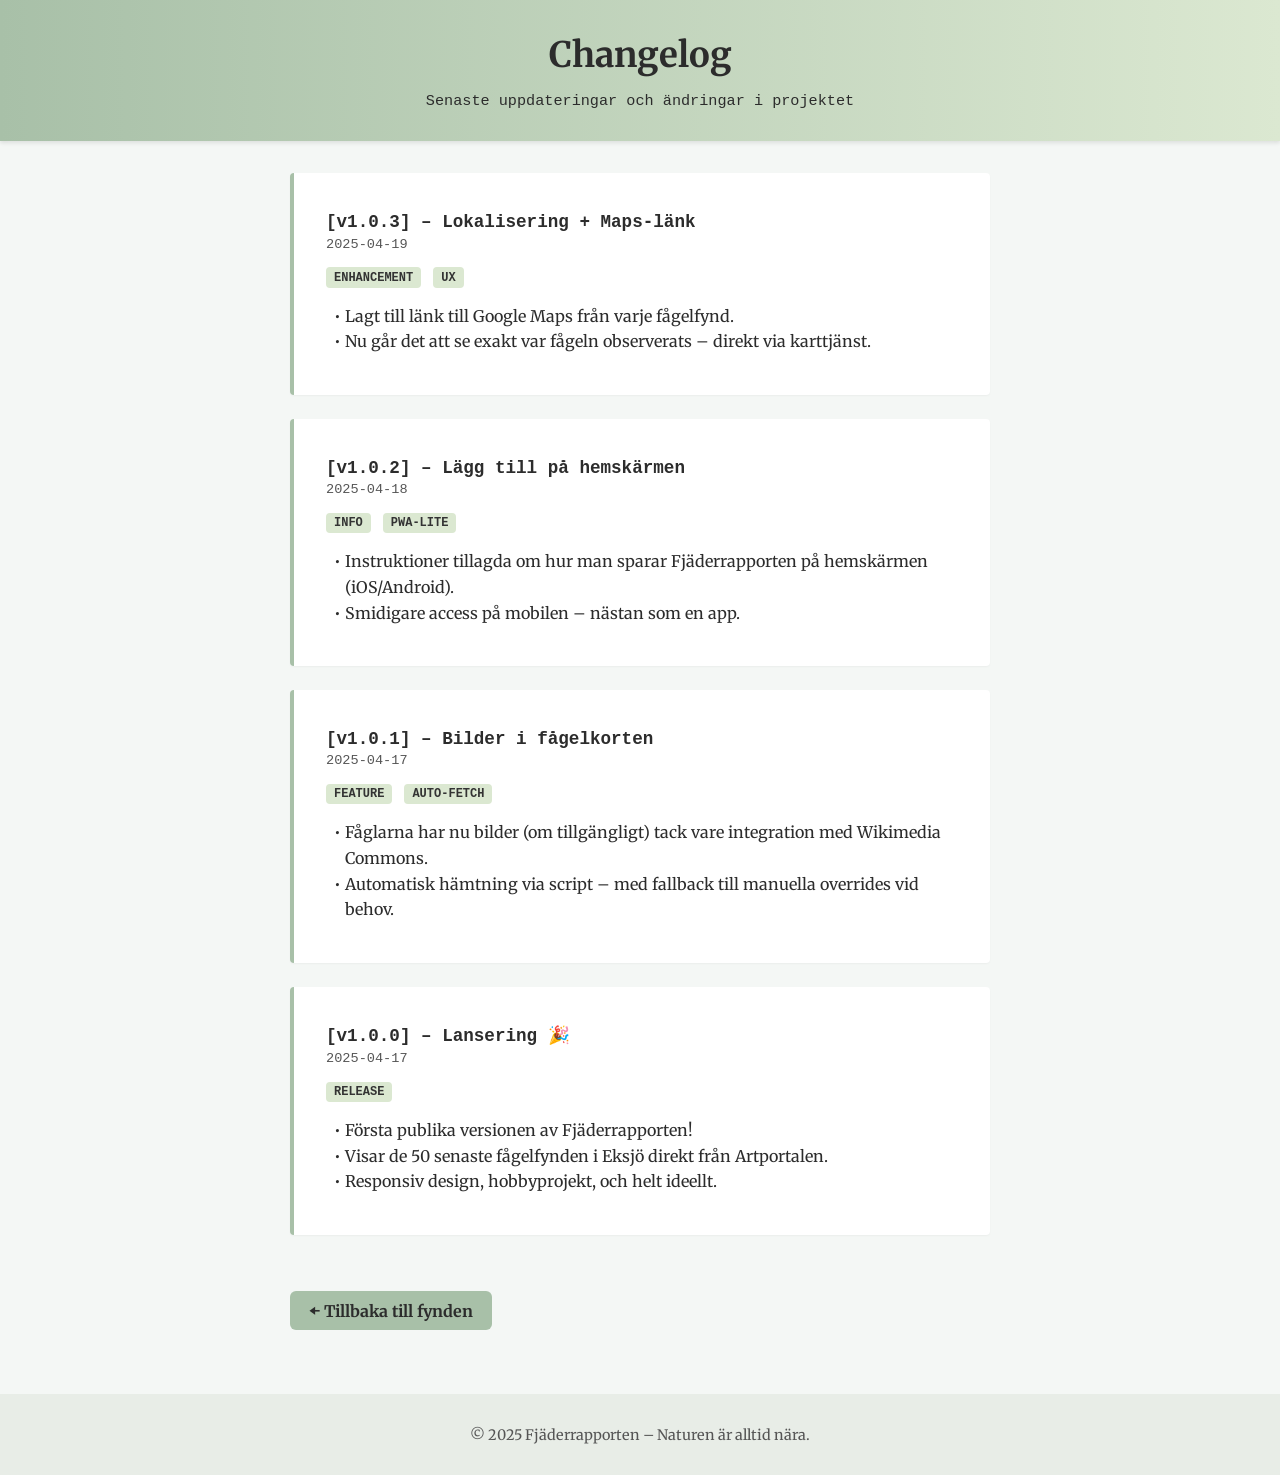
<file: changelog.html>
<!DOCTYPE html>
<html lang="sv">
<head>
  <meta charset="UTF-8" />
  <meta name="viewport" content="width=device-width, initial-scale=1.0" />
  <title>Changelog – Fjäderrapporten</title>
  <link href="https://fonts.googleapis.com/css2?family=Merriweather:wght@400;700&display=swap" rel="stylesheet">
  <style>
    body {
      margin: 0;
      font-family: 'Merriweather', serif;
      background-color: #f4f7f5;
      color: #2c2c2c;
    }
    header {
      background: linear-gradient(to right, #a8c0a8, #dbe8d1);
      padding: 2rem 1rem 1rem;
      text-align: center;
      box-shadow: 0 2px 4px rgba(0,0,0,0.1);
    }
    header h1 {
      font-size: 2.2rem;
      margin: 0;
    }
    main {
      max-width: 700px;
      margin: 2rem auto;
      padding: 0 1.5rem;
    }
    .log-entry {
      background-color: #ffffff;
      padding: 1.5rem 2rem;
      margin-bottom: 1.5rem;
      border-left: 4px solid #a8c0a8;
      border-radius: 4px;
      box-shadow: 0 1px 2px rgba(0,0,0,0.04);
    }
    .log-entry h2 {
      font-size: 1.1rem;
      margin-bottom: 0.3rem;
      font-family: monospace;
    }
    .log-entry .date {
      font-size: 0.85rem;
      color: #555;
      margin-bottom: 0.8rem;
      font-family: monospace;
    }
    .log-entry ul {
      padding-left: 1.2rem;
    }
    .log-entry li {
      font-size: 1rem;
      line-height: 1.6;
      list-style-type: "• ";
    }
    .tag {
      display: inline-block;
      font-size: 0.75rem;
      padding: 0.2rem 0.5rem;
      background-color: #dbe8d1;
      border-radius: 4px;
      margin-right: 0.5rem;
      text-transform: uppercase;
      font-weight: bold;
      color: #333;
      font-family: monospace;
    }
    .back-button {
      display: inline-block;
      margin-top: 2rem;
      padding: 0.6rem 1.2rem;
      background-color: #a8c0a8;
      color: #2c2c2c;
      border-radius: 6px;
      text-decoration: none;
      font-weight: bold;
    }
    .back-button:hover {
      background-color: #91ae91;
    }
    footer {
      text-align: center;
      padding: 2rem 1rem;
      background-color: #e8ede7;
      color: #555;
      font-size: 0.9rem;
      margin-top: 4rem;
    }
  </style>
</head>
<body>
  <header>
    <h1>Changelog</h1>
    <p style="font-family: monospace; font-size: 0.95rem;">Senaste uppdateringar och ändringar i projektet</p>
  </header>
  <main>

    <div class="log-entry">
      <h2>[v1.0.3] – Lokalisering + Maps-länk</h2>
      <div class="date">2025-04-19</div>
      <span class="tag">enhancement</span>
      <span class="tag">UX</span>
      <ul>
        <li>Lagt till länk till Google Maps från varje fågelfynd.</li>
        <li>Nu går det att se exakt var fågeln observerats – direkt via karttjänst.</li>
      </ul>
    </div>

    <div class="log-entry">
      <h2>[v1.0.2] – Lägg till på hemskärmen</h2>
      <div class="date">2025-04-18</div>
      <span class="tag">info</span>
      <span class="tag">pwa-lite</span>
      <ul>
        <li>Instruktioner tillagda om hur man sparar Fjäderrapporten på hemskärmen (iOS/Android).</li>
        <li>Smidigare access på mobilen – nästan som en app.</li>
      </ul>
    </div>

    <div class="log-entry">
      <h2>[v1.0.1] – Bilder i fågelkorten</h2>
      <div class="date">2025-04-17</div>
      <span class="tag">feature</span>
      <span class="tag">auto-fetch</span>
      <ul>
        <li>Fåglarna har nu bilder (om tillgängligt) tack vare integration med Wikimedia Commons.</li>
        <li>Automatisk hämtning via script – med fallback till manuella overrides vid behov.</li>
      </ul>
    </div>

    <div class="log-entry">
      <h2>[v1.0.0] – Lansering 🎉</h2>
      <div class="date">2025-04-17</div>
      <span class="tag">release</span>
      <ul>
        <li>Första publika versionen av Fjäderrapporten!</li>
        <li>Visar de 50 senaste fågelfynden i Eksjö direkt från Artportalen.</li>
        <li>Responsiv design, hobbyprojekt, och helt ideellt.</li>
      </ul>
    </div>

    <a href="index.html" class="back-button">⬅️ Tillbaka till fynden</a>
  </main>
  <footer>
    &copy; 2025 Fjäderrapporten – Naturen är alltid nära.
  </footer>
</body>
</html>
</file>
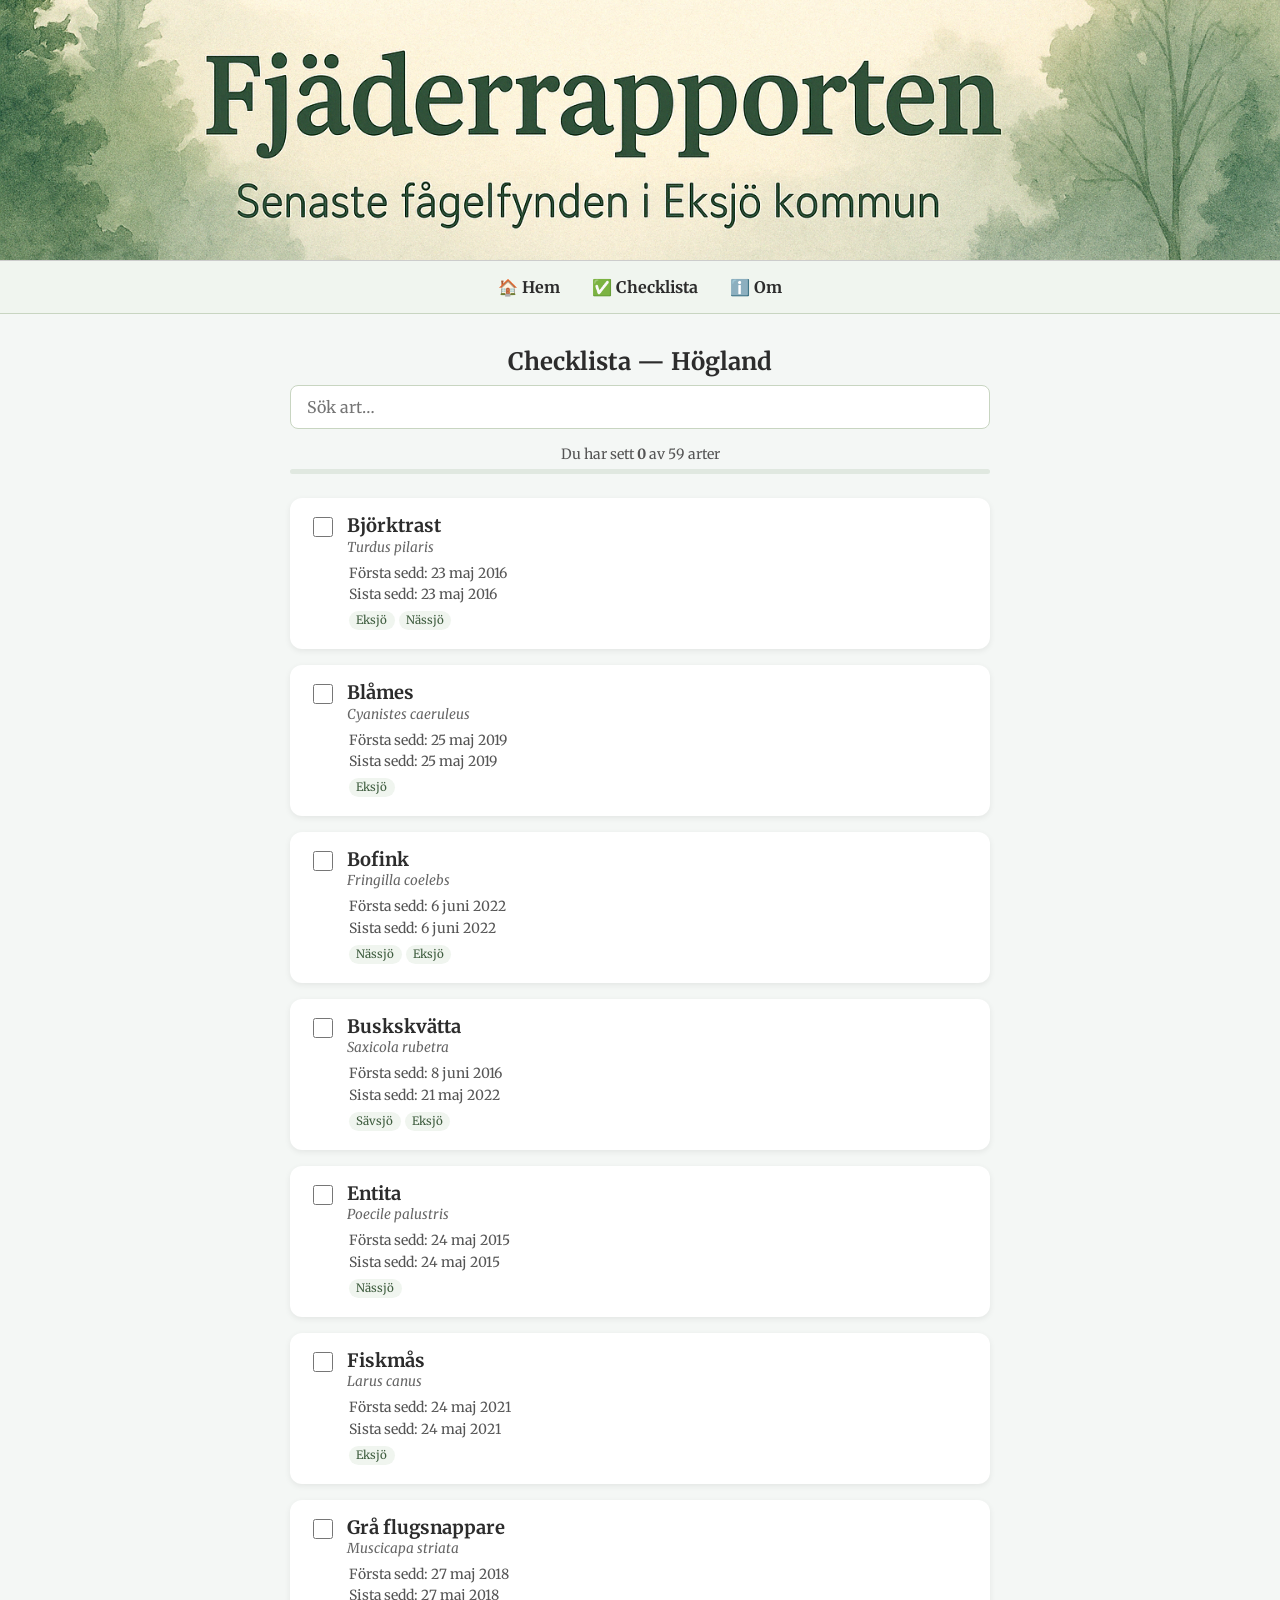
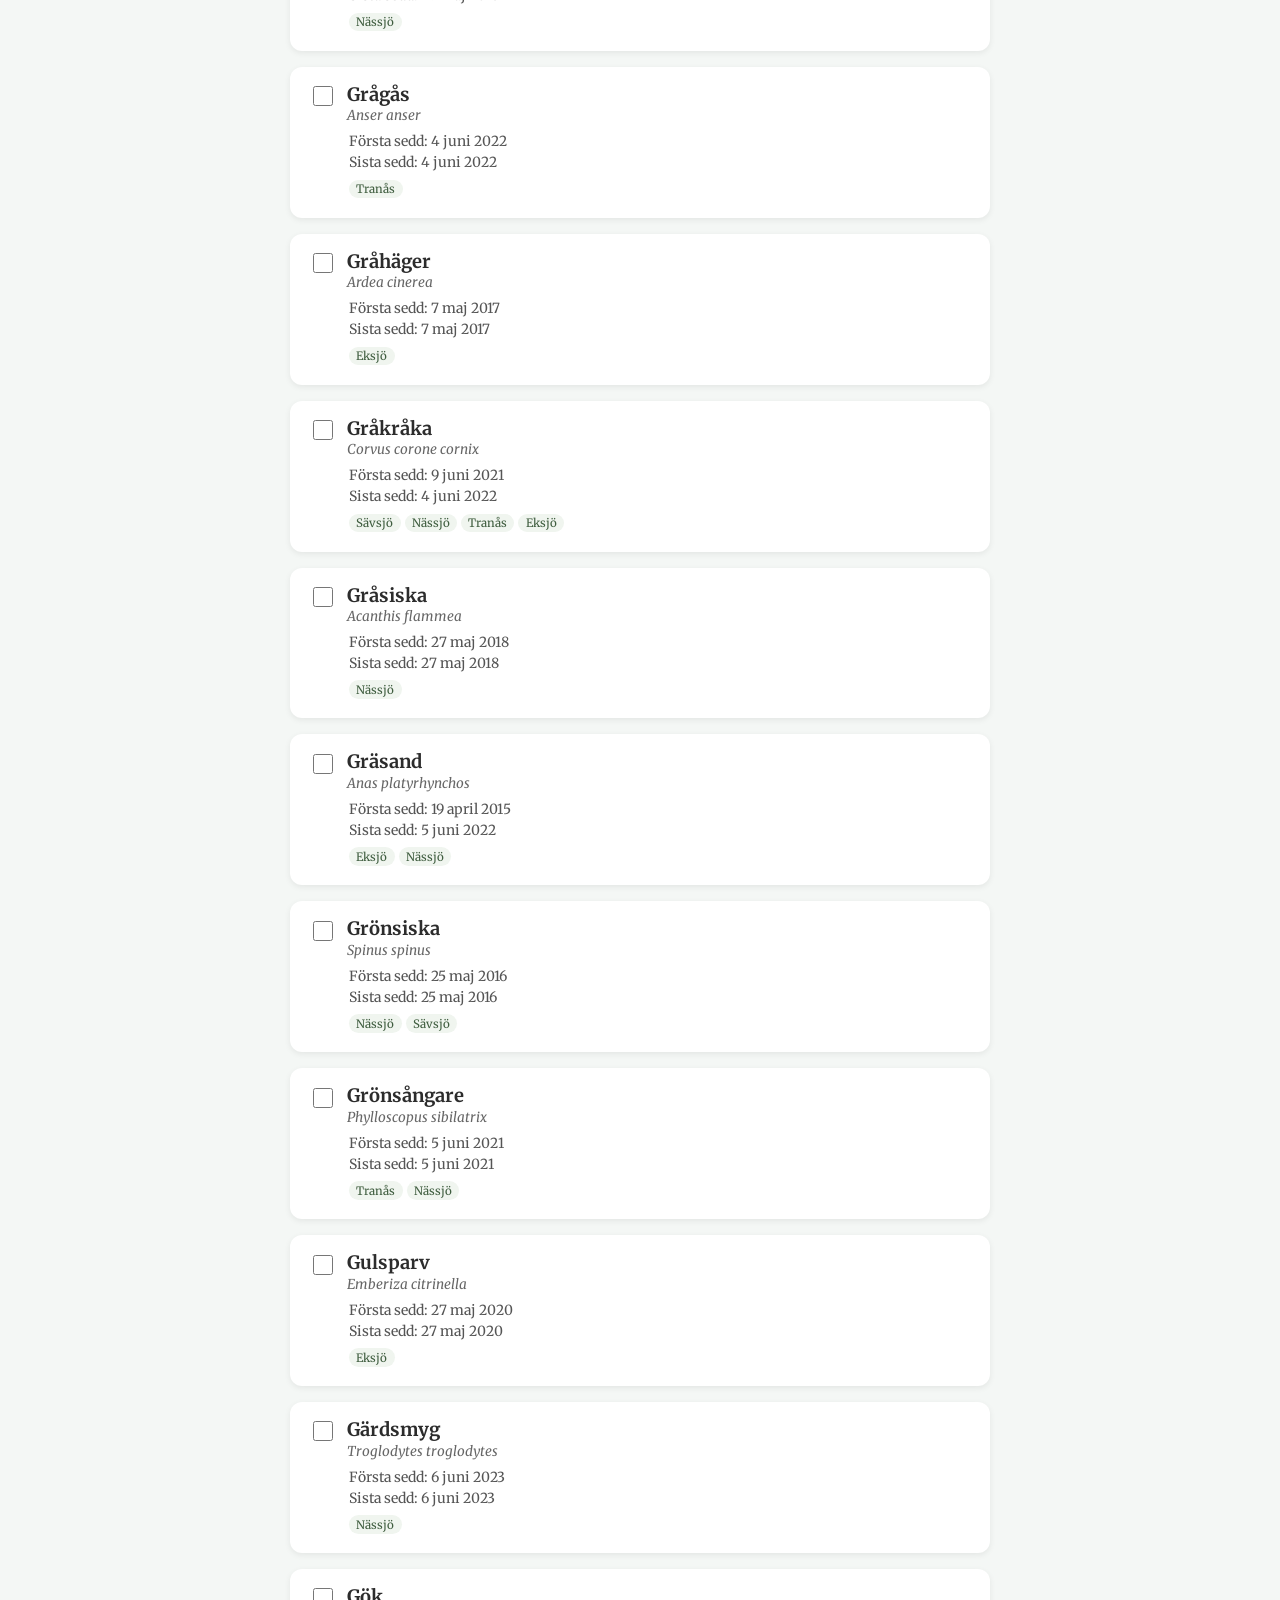
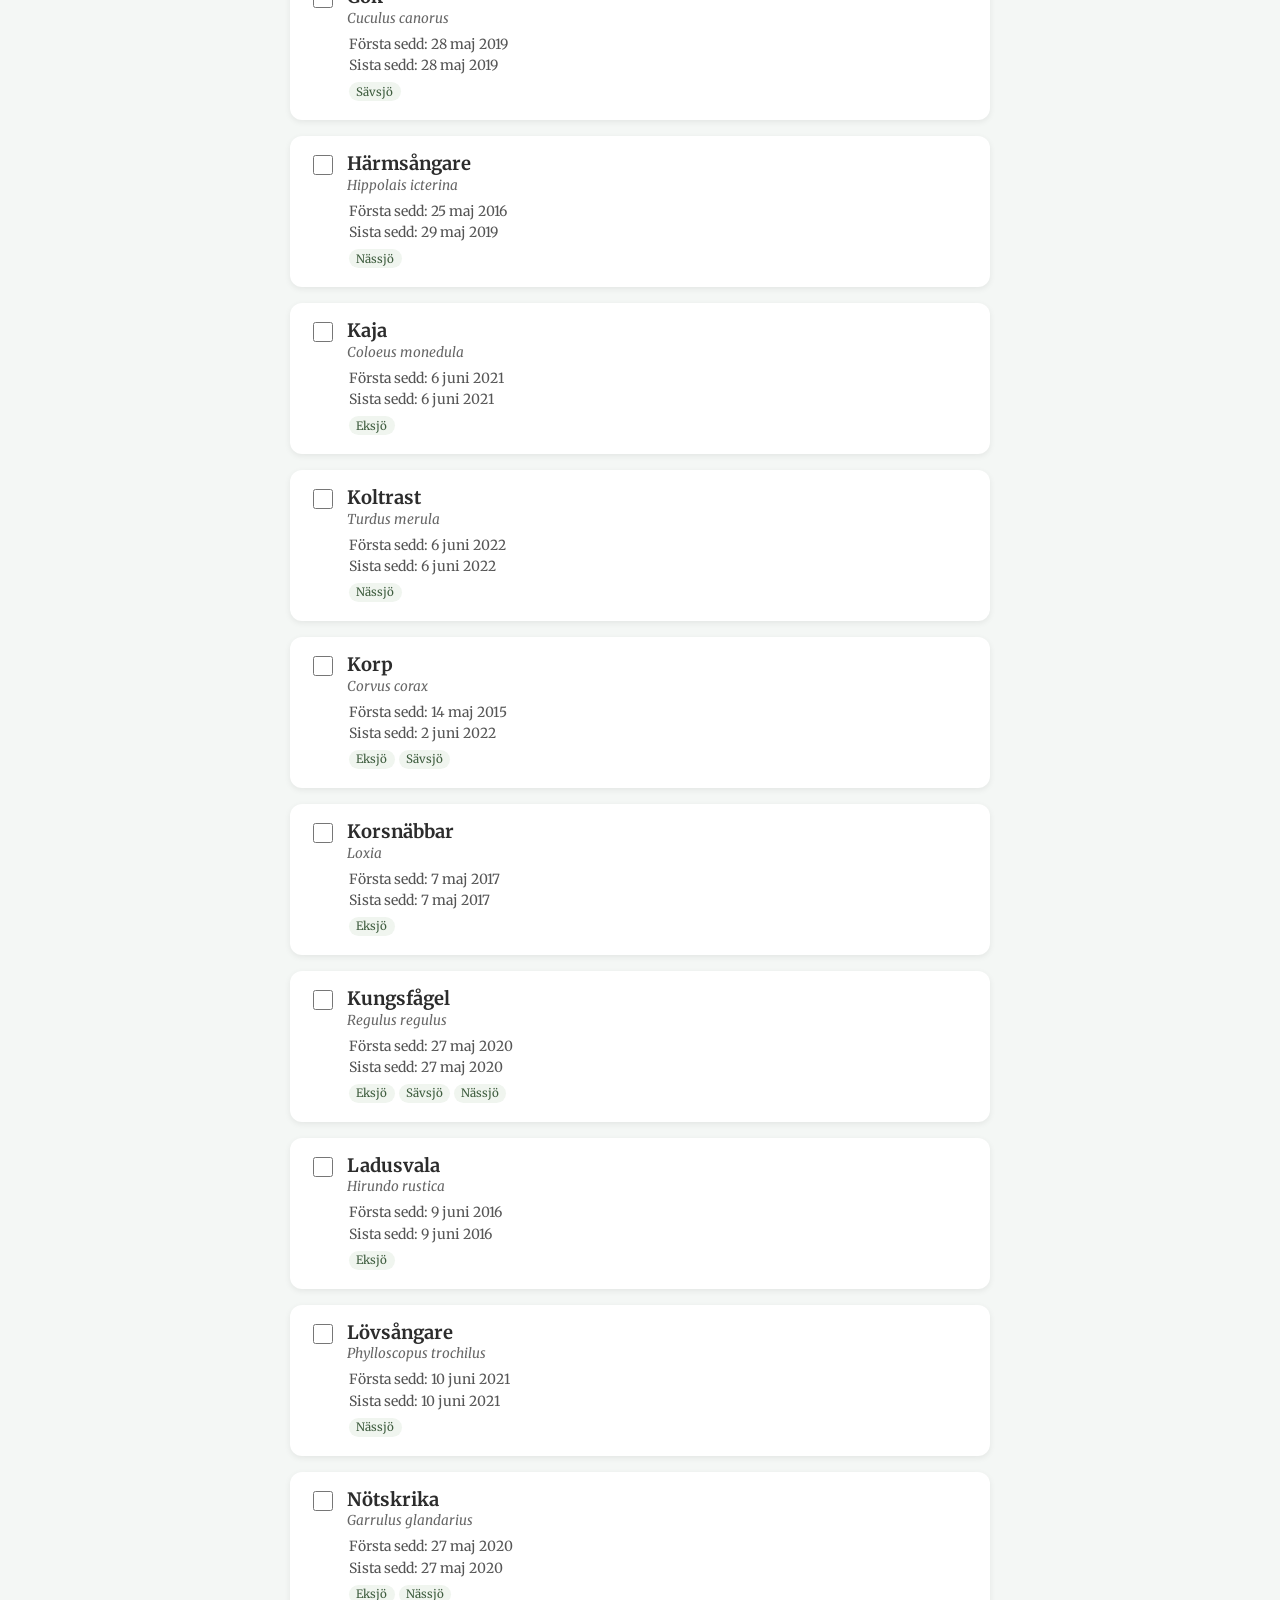
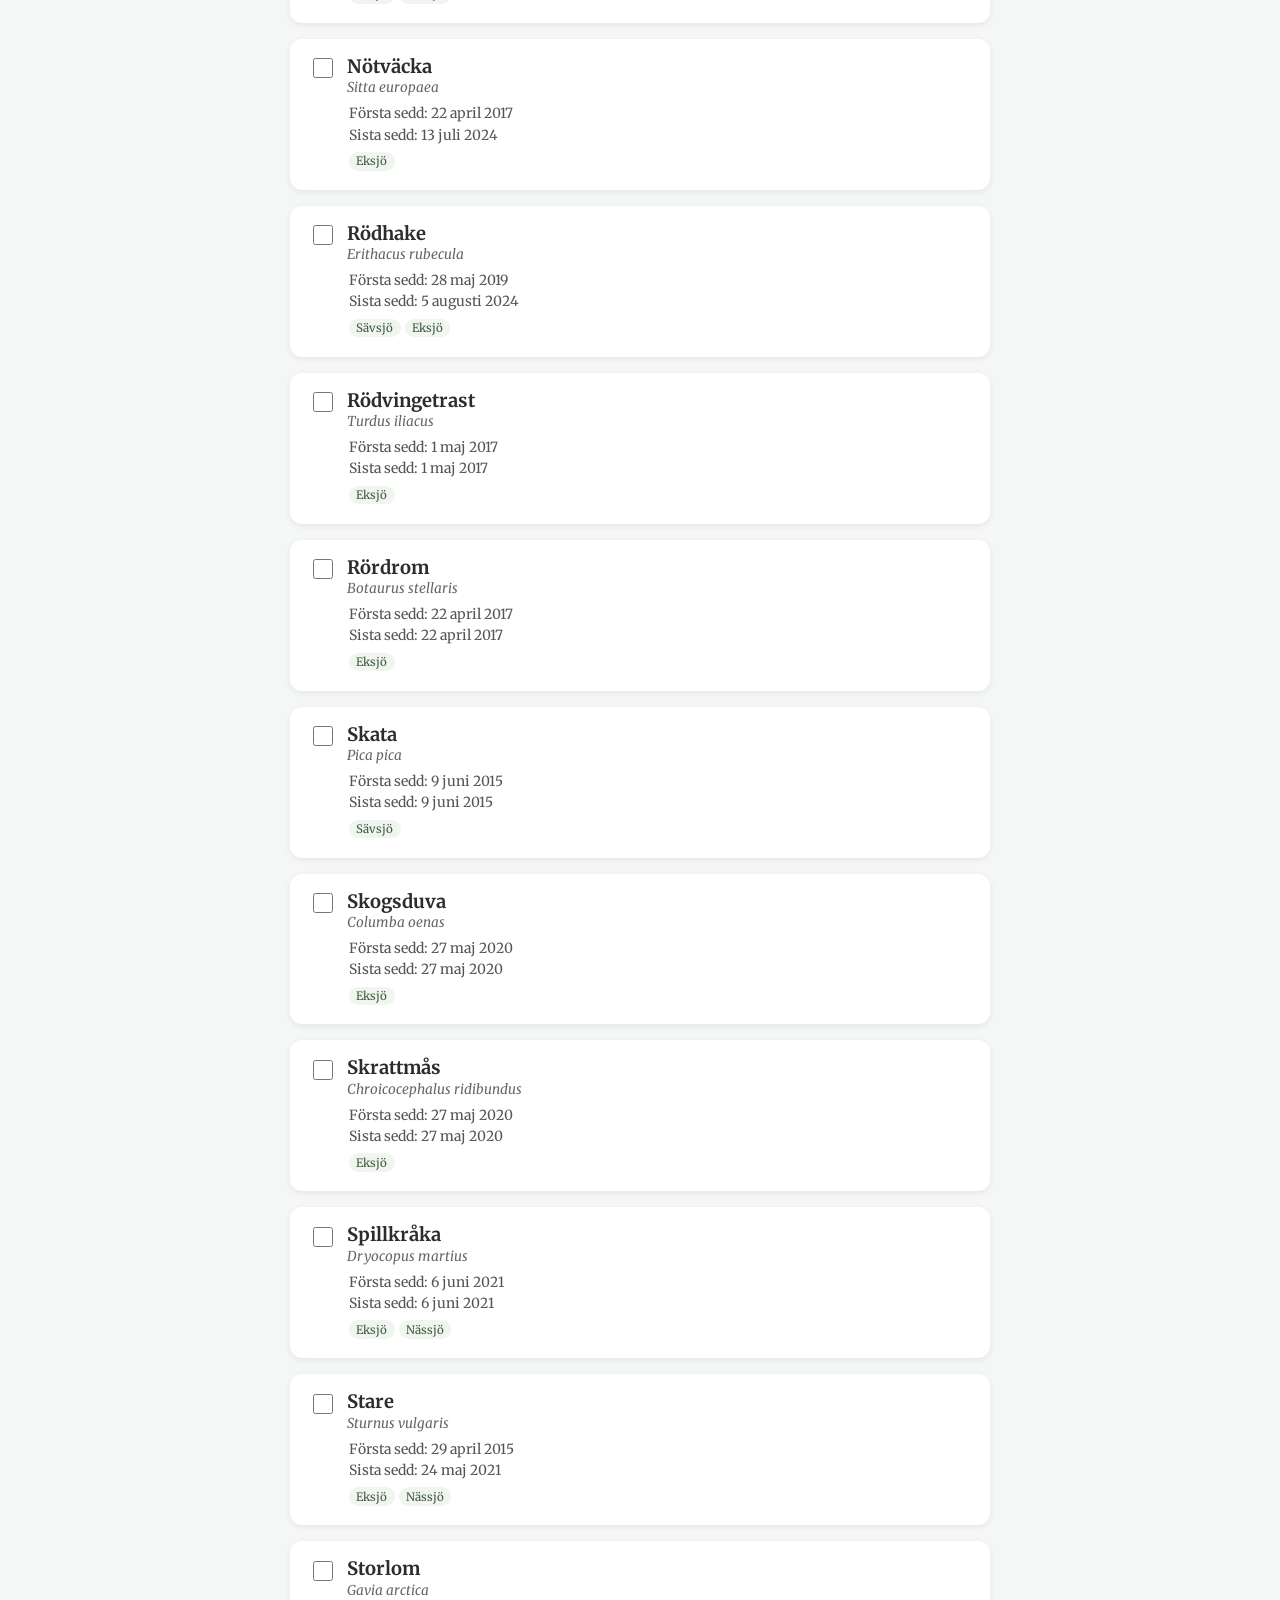
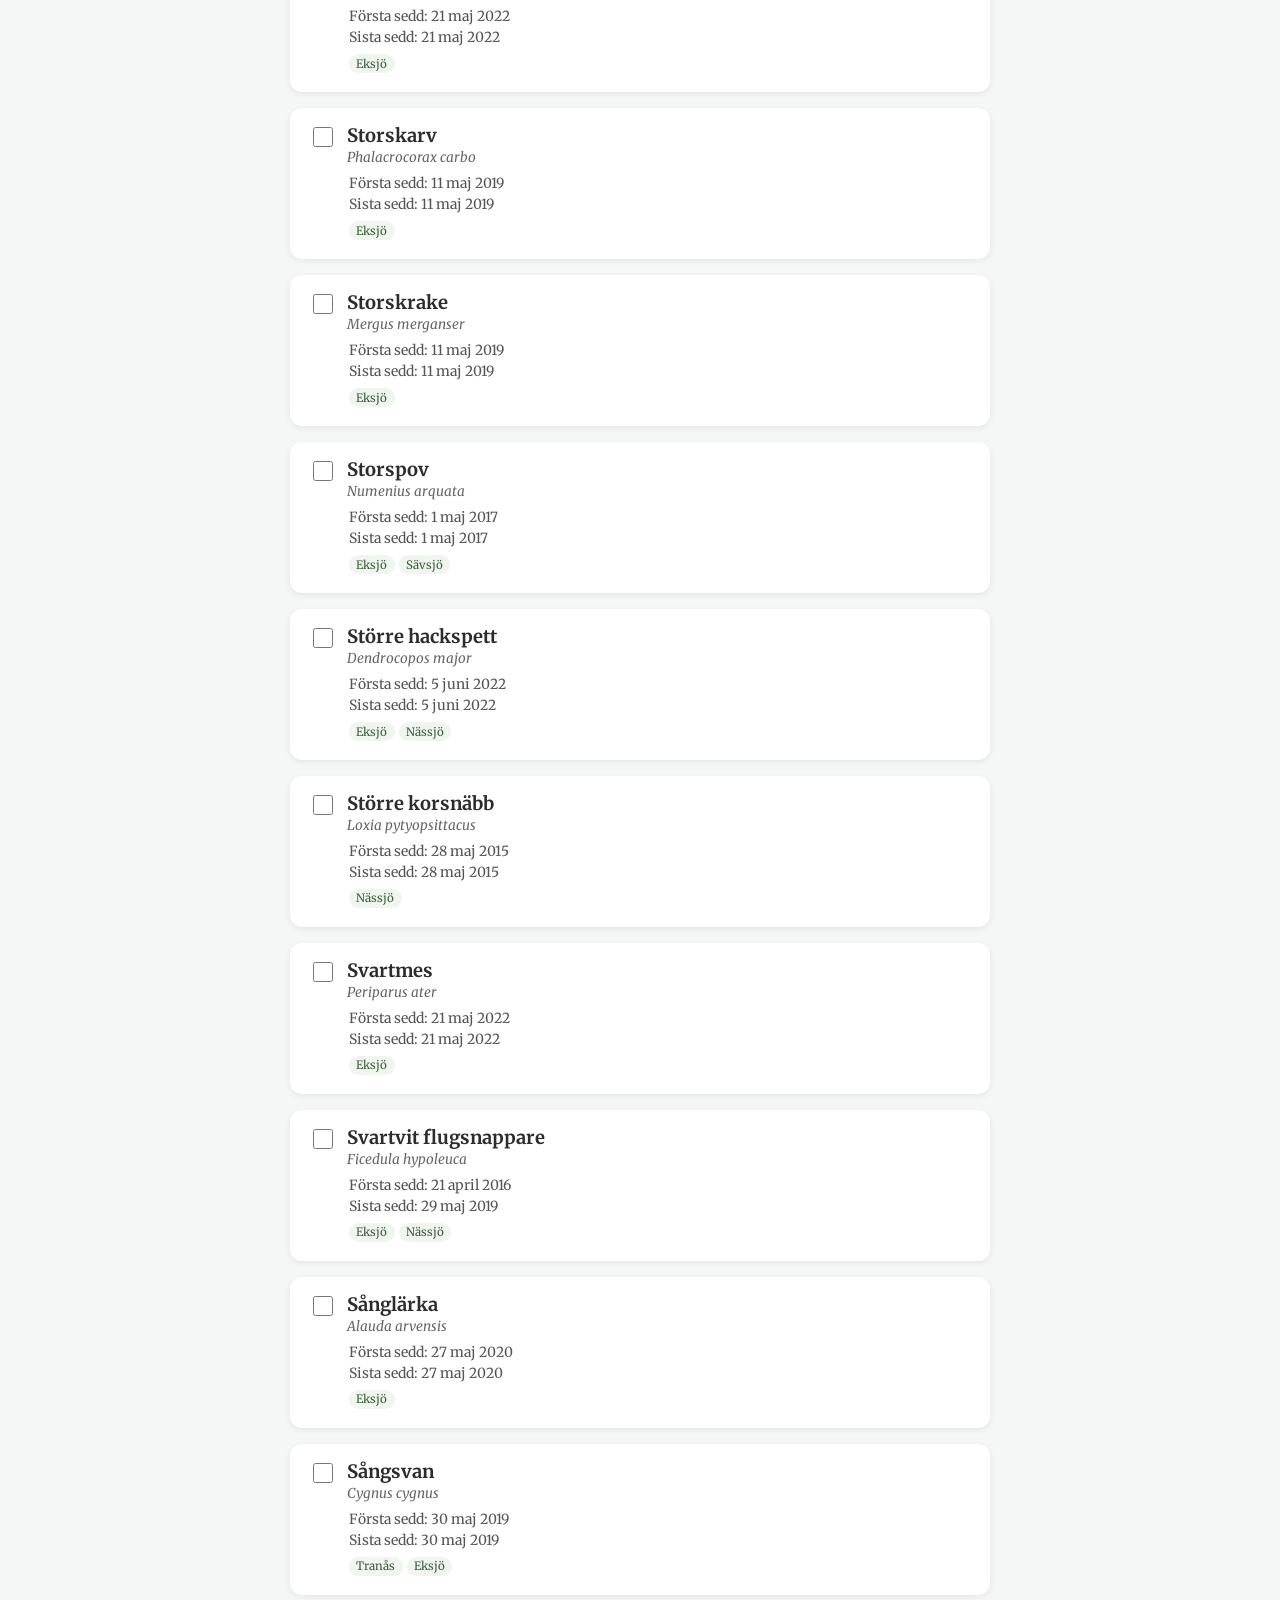
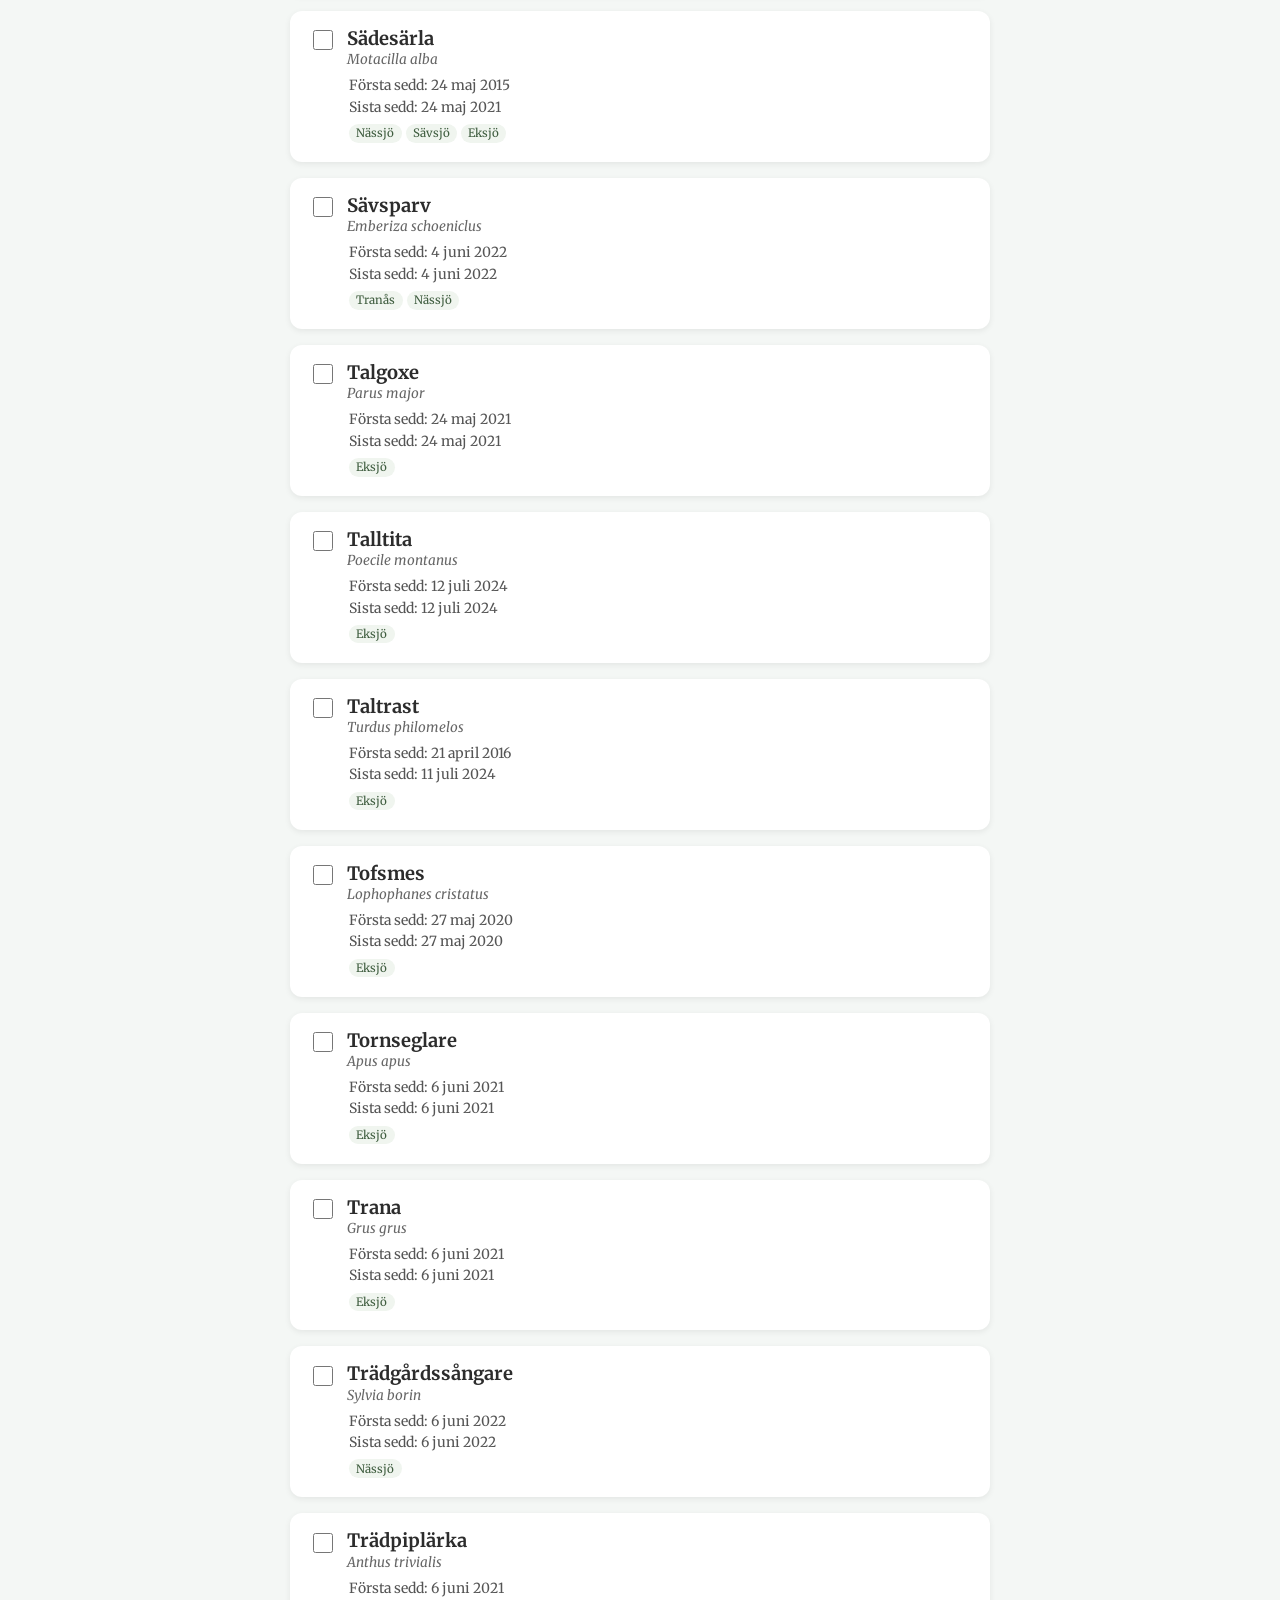
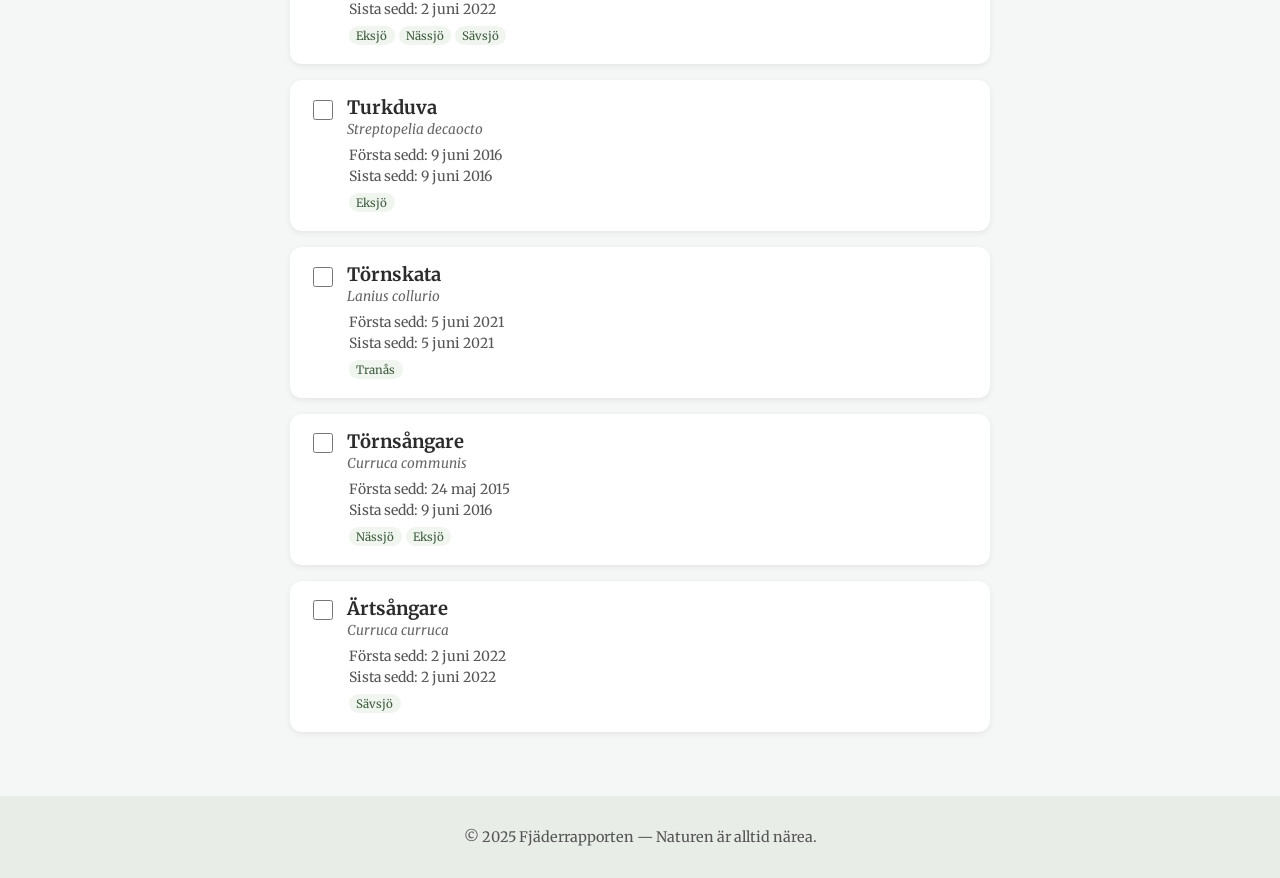
<file: checklistan.html>
<!DOCTYPE html>
<html lang="sv">
<head>
  <meta charset="UTF-8" />
  <meta name="viewport" content="width=device-width, initial-scale=1.0" />
  <title>Checklista — Fjäderrapporten</title>
  <link href="https://fonts.googleapis.com/css2?family=Merriweather:wght@400;700&display=swap" rel="stylesheet">
  <style>
    body {
      margin: 0;
      font-family: 'Merriweather', serif;
      background-color: #f4f7f5;
      color: #2c2c2c;
    }

    header {
      position: relative;
      width: 100%;
      height: 260px;
      overflow: hidden;
      border-bottom: 1px solid #ccc;
    }

    .header-image {
      width: 100%;
      height: 100%;
      object-fit: cover;
      display: block;
    }

    nav {
      background-color: #f0f5ef;
      display: flex;
      justify-content: center;
      flex-wrap: wrap;
      gap: 2rem;
      padding: 1rem;
      border-bottom: 1px solid #c8d5c1;
    }
    nav a {
      text-decoration: none;
      color: #2c2c2c;
      font-weight: bold;
      font-size: 1rem;
    }
    nav a:hover { color: #3f5d3f; }

    main {
      max-width: 700px;
      margin: 2rem auto;
      padding: 0 1rem;
    }

    /* Sökbar */
    .sok-bar {
      width: 100%;
      padding: 0.7rem 1rem;
      font-size: 1rem;
      font-family: 'Merriweather', serif;
      border: 1px solid #c8d5c1;
      border-radius: 8px;
      background: #fff;
      box-sizing: border-box;
      margin-bottom: 1rem;
    }
    .sok-bar:focus {
      outline: none;
      border-color: #a8c0a8;
      box-shadow: 0 0 4px rgba(168,192,168,0.3);
    }

    /* Progress */
    .progress-info {
      text-align: center;
      font-size: 0.88rem;
      color: #555;
      margin-bottom: 0.35rem;
    }
    .progress-bar {
      width: 100%;
      height: 5px;
      background-color: #e0e8e0;
      border-radius: 3px;
      margin-bottom: 1.5rem;
      overflow: hidden;
    }
    .progress-fill {
      height: 100%;
      width: 0%;
      background-color: #7ea77e;
      border-radius: 3px;
      transition: width 0.3s ease;
    }

    /* Bird cards */
    .bird-card {
      background: #ffffff;
      border-radius: 12px;
      box-shadow: 0 2px 6px rgba(0,0,0,0.07);
      margin-bottom: 1rem;
      padding: 1rem 1.2rem;
      transition: background-color 0.2s;
    }
    .bird-card.checked {
      background-color: #eef5ee;
    }

    .card-top {
      display: flex;
      align-items: flex-start;
      gap: 0.7rem;
    }

    .art-checkbox {
      margin-top: 0.2rem;
      width: 20px;
      height: 20px;
      accent-color: #7ea77e;
      cursor: pointer;
      flex-shrink: 0;
    }

    .card-names {
      flex: 1;
    }
    .sv-namn {
      font-size: 1.15rem;
      font-weight: bold;
      display: block;
    }
    .lat-namn {
      font-size: 0.85rem;
      font-style: italic;
      color: #666;
      display: block;
      margin-top: 0.1rem;
    }

    .bird-details {
      margin-top: 0.5rem;
      padding-left: 2.5rem;
    }
    .bird-details p {
      margin: 0.2rem 0;
      font-size: 0.87rem;
      color: #555;
    }

    .kommuner-tags {
      margin-top: 0.35rem;
    }
    .kommuntag {
      display: inline-block;
      font-size: 0.72rem;
      background-color: #f0f5ef;
      color: #3f5d3f;
      padding: 0.15rem 0.45rem;
      border-radius: 10px;
      margin-right: 0.25rem;
      margin-bottom: 0.2rem;
    }

    /* Ljud */
    .ljud-btn {
      background: none;
      border: 1px solid #a8c0a8;
      border-radius: 16px;
      padding: 0.2rem 0.65rem;
      font-size: 0.78rem;
      color: #3f5d3f;
      cursor: pointer;
      margin-top: 0.5rem;
      margin-left: 2.5rem;
      font-family: 'Merriweather', serif;
      transition: background-color 0.2s;
    }
    .ljud-btn:hover {
      background-color: #e8f3e8;
    }
    .ljud-btn.playing {
      background-color: #dbe8d1;
      border-color: #7ea77e;
    }

    footer {
      text-align: center;
      padding: 2rem 1rem;
      background-color: #e8ede7;
      color: #555;
      font-size: 0.9rem;
      margin-top: 4rem;
    }

    @media (max-width: 600px) {
      .sv-namn   { font-size: 1rem; }
      .lat-namn  { font-size: 0.78rem; }
      .bird-details { padding-left: 2.5rem; }
      .ljud-btn  { margin-left: 2.5rem; }
    }
  </style>
</head>
<body>
  <header>
    <img src="bilder/header.png" alt="Fjäderrapporten bakgrund" class="header-image" />
  </header>

  <nav>
    <a href="index.html">🏠 Hem</a>
    <a href="checklistan.html">✅ Checklista</a>
    <a href="info.html">ℹ️ Om</a>
  </nav>

  <main>
    <h2 style="text-align:center; margin-bottom:0.5rem;">Checklista — Högland</h2>

    <input type="search" class="sok-bar" id="sok" placeholder="Sök art…" />

    <div class="progress-info">
      Du har sett <strong><span id="checked-count">0</span></strong> av <span id="total-count">0</span> arter
    </div>
    <div class="progress-bar"><div class="progress-fill" id="progress-fill"></div></div>

    <div id="checklista-body"></div>
  </main>

  <footer>
    &copy; 2025 Fjäderrapporten — Naturen är alltid närea.
  </footer>

  <script>
    const STORAGE_KEY = "checklista_checked";

    // --- localStorage ---
    function läsChecked() {
      try {
        const raw = localStorage.getItem(STORAGE_KEY);
        return raw ? new Set(JSON.parse(raw)) : new Set();
      } catch { return new Set(); }
    }

    function sparaChecked(set) {
      localStorage.setItem(STORAGE_KEY, JSON.stringify([...set]));
    }

    let checked  = läsChecked();
    let allArter = [];
    let artljud  = {};

    // --- Ljud (en källa i taget) ---
    let currentAudio = null;
    let currentBtn   = null;

    function toggleSound(url, btn) {
      if (currentAudio && currentBtn === btn) {
        currentAudio.pause();
        currentAudio = null;
        currentBtn.classList.remove("playing");
        currentBtn.textContent = "🔊 Lyssna";
        currentBtn = null;
        return;
      }

      if (currentAudio) {
        currentAudio.pause();
        currentBtn.classList.remove("playing");
        currentBtn.textContent = "🔊 Lyssna";
      }

      currentAudio = new Audio(url);
      currentAudio.play().catch(() => {
        btn.classList.remove("playing");
        btn.textContent = "🔊 Lyssna";
        currentAudio = null;
        currentBtn = null;
      });
      currentBtn = btn;
      btn.classList.add("playing");
      btn.textContent = "⏹ Stopp";

      currentAudio.addEventListener("ended", () => {
        btn.classList.remove("playing");
        btn.textContent = "🔊 Lyssna";
        currentAudio = null;
        currentBtn = null;
      });
    }

    // --- Progress ---
    function uppdateraProgress() {
      const total = allArter.length;
      const count = checked.size;
      document.getElementById("checked-count").textContent = count;
      document.getElementById("total-count").textContent   = total;
      document.getElementById("progress-fill").style.width = (total > 0 ? (count / total) * 100 : 0) + "%";
    }

    // --- Sök ---
    document.getElementById("sok").addEventListener("input", (e) => {
      const term = e.target.value.toLowerCase();
      document.querySelectorAll(".bird-card").forEach(card => {
        const art        = (card.dataset.art || "").toLowerCase();
        const scientific = (card.dataset.scientific || "").toLowerCase();
        card.style.display = (art.includes(term) || scientific.includes(term)) ? "" : "none";
      });
    });

    // --- Render ---
    function renderChecklista() {
      const container = document.getElementById("checklista-body");
      container.innerHTML = "";

      allArter.forEach(art => {
        const isChecked = checked.has(art.scientificName);

        const card = document.createElement("div");
        card.className  = "bird-card" + (isChecked ? " checked" : "");
        card.dataset.art       = art.art || "";
        card.dataset.scientific = art.scientificName || "";

        const artnamn = art.art
          ? art.art.charAt(0).toUpperCase() + art.art.slice(1)
          : "Okänd";

        const första = art.första
          ? new Date(art.första).toLocaleDateString("sv-SE", { day: "numeric", month: "long", year: "numeric" })
          : "—";
        const sista = art.sista
          ? new Date(art.sista).toLocaleDateString("sv-SE", { day: "numeric", month: "long", year: "numeric" })
          : "—";

        const kommunTaggar = (art.kommuner || [])
          .map(k => `<span class="kommuntag">${k}</span>`)
          .join("");

        const ljud = artljud[art.scientificName]?.ljud || null;

        card.innerHTML = `
          <div class="card-top">
            <input type="checkbox" class="art-checkbox"
              data-scientific="${art.scientificName}"
              ${isChecked ? "checked" : ""} />
            <div class="card-names">
              <span class="sv-namn">${artnamn}</span>
              <span class="lat-namn">${art.scientificName}</span>
            </div>
          </div>
          <div class="bird-details">
            <p>Första sedd: ${första}</p>
            <p>Sista sedd: ${sista}</p>
            <div class="kommuner-tags">${kommunTaggar}</div>
          </div>
          ${ljud ? `<button class="ljud-btn" title="Ljud från Xeno-Canto">🔊 Lyssna</button>` : ""}
        `;

        // Checkbox event
        card.querySelector(".art-checkbox").addEventListener("change", (e) => {
          if (e.target.checked) {
            checked.add(art.scientificName);
            card.classList.add("checked");
          } else {
            checked.delete(art.scientificName);
            card.classList.remove("checked");
          }
          sparaChecked(checked);
          uppdateraProgress();
        });

        // Ljud event
        if (ljud) {
          const btn = card.querySelector(".ljud-btn");
          btn.addEventListener("click", () => toggleSound(ljud, btn));
        }

        container.appendChild(card);
      });

      uppdateraProgress();
    }

    // --- Init ---
    async function init() {
      try {
        const [checkRes, ljudRes] = await Promise.all([
          fetch("data/checklista.json"),
          fetch("data/artljud.json").catch(() => ({ json: () => ({}) }))
        ]);

        allArter = await checkRes.json();
        artljud  = await ljudRes.json();

        allArter.sort((a, b) => (a.art || "").localeCompare(b.art || "", "sv"));
        renderChecklista();
      } catch (e) {
        console.error("Fel vid laddning:", e);
        document.getElementById("checklista-body").innerHTML = "<p>Kunde inte ladda checklistan.</p>";
      }
    }

    window.addEventListener("DOMContentLoaded", init);
  </script>
</body>
</html>
</file>
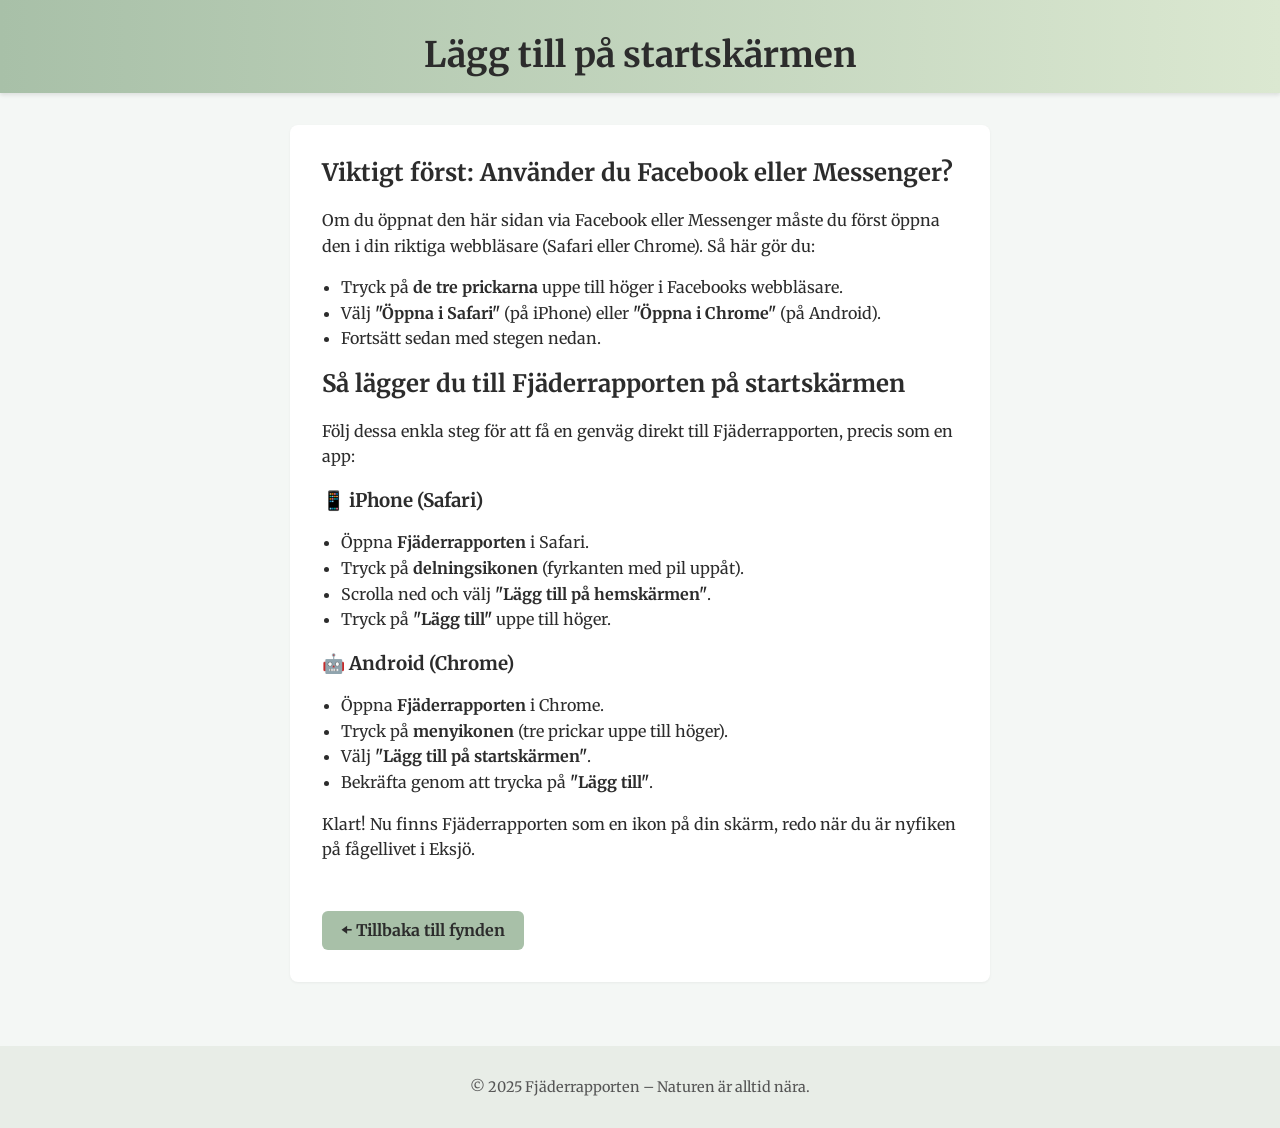
<file: howto.html>
<!DOCTYPE html>
<html lang="sv">
<head>
  <meta charset="UTF-8" />
  <meta name="viewport" content="width=device-width, initial-scale=1.0" />
  <title>Lägg till på startskärmen</title>
  <link href="https://fonts.googleapis.com/css2?family=Merriweather:wght@400;700&display=swap" rel="stylesheet">
  <style>
    body {
      margin: 0;
      font-family: 'Merriweather', serif;
      background-color: #f4f7f5;
      color: #2c2c2c;
    }
    header {
      background: linear-gradient(to right, #a8c0a8, #dbe8d1);
      padding: 2rem 1rem 1rem;
      text-align: center;
      box-shadow: 0 2px 4px rgba(0,0,0,0.1);
    }
    header h1 {
      font-size: 2.2rem;
      margin: 0;
    }
    main {
      max-width: 700px;
      margin: 2rem auto;
      padding: 0 1.5rem;
    }
    .content {
      background-color: #ffffff;
      padding: 2rem;
      border-radius: 8px;
      box-shadow: 0 1px 3px rgba(0,0,0,0.05);
    }
    .content h2 {
      font-size: 1.5rem;
      margin-top: 0;
    }
    .content p, .content li {
      font-size: 1rem;
      line-height: 1.6;
    }
    .content ul {
      padding-left: 1.2rem;
    }
    .back-button {
      display: inline-block;
      margin-top: 2rem;
      padding: 0.6rem 1.2rem;
      background-color: #a8c0a8;
      color: #2c2c2c;
      border-radius: 6px;
      text-decoration: none;
      font-weight: bold;
    }
    .back-button:hover {
      background-color: #91ae91;
    }
    footer {
      text-align: center;
      padding: 2rem 1rem;
      background-color: #e8ede7;
      color: #555;
      font-size: 0.9rem;
      margin-top: 4rem;
    }
  </style>
</head>
<body>
  <header>
    <h1>Lägg till på startskärmen</h1>
  </header>
  <main>
    <div class="content">
      <h2>Viktigt först: Använder du Facebook eller Messenger?</h2>
      <p>
        Om du öppnat den här sidan via Facebook eller Messenger måste du först öppna den i din riktiga webbläsare (Safari eller Chrome). Så här gör du:
      </p>
      <ul>
        <li>Tryck på <strong>de tre prickarna</strong> uppe till höger i Facebooks webbläsare.</li>
        <li>Välj <strong>"Öppna i Safari"</strong> (på iPhone) eller <strong>"Öppna i Chrome"</strong> (på Android).</li>
        <li>Fortsätt sedan med stegen nedan.</li>
      </ul>

      <h2>Så lägger du till Fjäderrapporten på startskärmen</h2>
      <p>Följ dessa enkla steg för att få en genväg direkt till Fjäderrapporten, precis som en app:</p>

      <h3>📱 iPhone (Safari)</h3>
      <ul>
        <li>Öppna <strong>Fjäderrapporten</strong> i Safari.</li>
        <li>Tryck på <strong>delningsikonen</strong> (fyrkanten med pil uppåt).</li>
        <li>Scrolla ned och välj <strong>"Lägg till på hemskärmen"</strong>.</li>
        <li>Tryck på <strong>"Lägg till"</strong> uppe till höger.</li>
      </ul>

      <h3>🤖 Android (Chrome)</h3>
      <ul>
        <li>Öppna <strong>Fjäderrapporten</strong> i Chrome.</li>
        <li>Tryck på <strong>menyikonen</strong> (tre prickar uppe till höger).</li>
        <li>Välj <strong>"Lägg till på startskärmen"</strong>.</li>
        <li>Bekräfta genom att trycka på <strong>"Lägg till"</strong>.</li>
      </ul>

      <p>Klart! Nu finns Fjäderrapporten som en ikon på din skärm, redo när du är nyfiken på fågellivet i Eksjö.</p>

      <a href="index.html" class="back-button">⬅️ Tillbaka till fynden</a>
    </div>
  </main>
  <footer>
    &copy; 2025 Fjäderrapporten – Naturen är alltid nära.
  </footer>
</body>
</html>
</file>
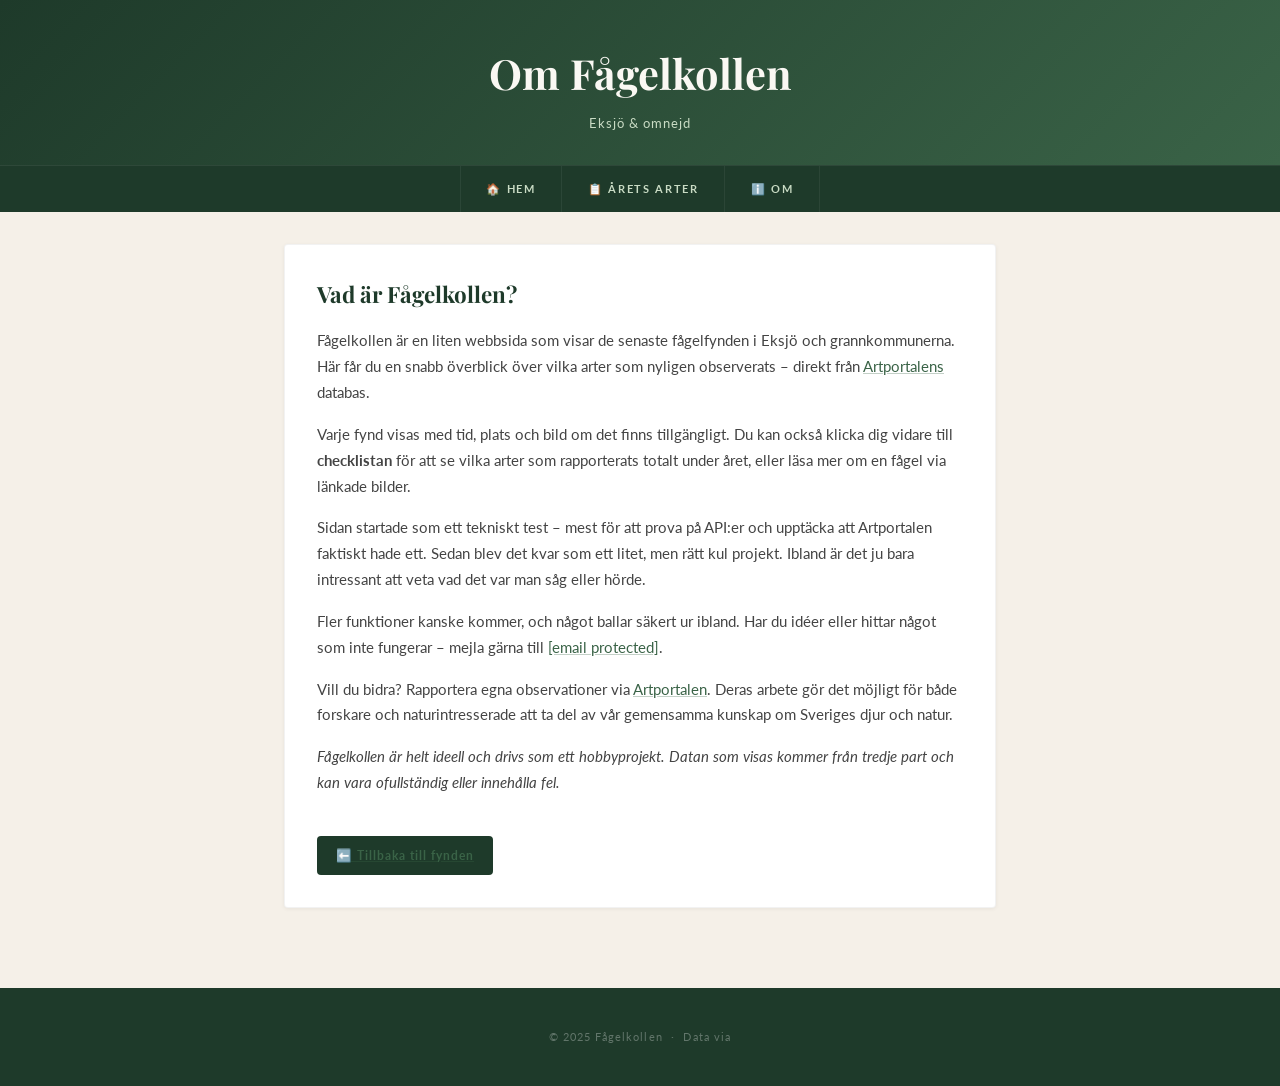
<file: info.html>
<!DOCTYPE html>
<html lang="sv">
<head>
  <meta charset="UTF-8" />
  <meta name="viewport" content="width=device-width, initial-scale=1.0" />
  <title>Om Fågelkollen</title>
  <link href="https://fonts.googleapis.com/css2?family=Playfair+Display:ital,wght@0,400;0,700;0,900;1,400;1,700&family=Lato:wght@300;400;700&display=swap" rel="stylesheet">
  <link rel="stylesheet" href="styles.css">
</head>
<body>

  <header class="page-header">
    <h1>Om Fågelkollen</h1>
    <p>Eksjö &amp; omnejd</p>
  </header>

  <nav>
    <a href="index.html">🏠 Hem</a>
    <a href="aretslista.html">📋 Årets arter</a>
    <a href="info.html">ℹ️ Om</a>
  </nav>

  <main>
    <div class="content-card">
      <h2>Vad är Fågelkollen?</h2>
      <p>
        Fågelkollen är en liten webbsida som visar de senaste fågelfynden i Eksjö och grannkommunerna. Här får du en snabb överblick över vilka arter som nyligen observerats – direkt från <a href="https://www.artportalen.se/" target="_blank" rel="noopener">Artportalens</a> databas.
      </p>
      <p>
        Varje fynd visas med tid, plats och bild om det finns tillgängligt. Du kan också klicka dig vidare till <strong>checklistan</strong> för att se vilka arter som rapporterats totalt under året, eller läsa mer om en fågel via länkade bilder.
      </p>
      <p>
        Sidan startade som ett tekniskt test – mest för att prova på API:er och upptäcka att Artportalen faktiskt hade ett. Sedan blev det kvar som ett litet, men rätt kul projekt. Ibland är det ju bara intressant att veta vad det var man såg eller hörde.
      </p>
      <p>
        Fler funktioner kanske kommer, och något ballar säkert ur ibland. Har du idéer eller hittar något som inte fungerar – mejla gärna till <a href="/cdn-cgi/l/email-protection#2d4b474c49485f5f4c5d5d425f5948436d42585941424246034e4240"><span class="__cf_email__" data-cfemail="41272b20252433332031312e3335242f012e34352d2e2e2a6f222e2c">[email&#160;protected]</span></a>.
      </p>
      <p>
        Vill du bidra? Rapportera egna observationer via <a href="https://www.artportalen.se/" target="_blank" rel="noopener">Artportalen</a>. Deras arbete gör det möjligt för både forskare och naturintresserade att ta del av vår gemensamma kunskap om Sveriges djur och natur.
      </p>
      <p>
        <em>Fågelkollen är helt ideell och drivs som ett hobbyprojekt. Datan som visas kommer från tredje part och kan vara ofullständig eller innehålla fel.</em>
      </p>
      <a href="index.html" class="back-btn">⬅️ Tillbaka till fynden</a>
    </div>
  </main>

  <footer>
    <div>&copy; 2025 Fågelkollen &nbsp;·&nbsp; Data via <a href="https://www.artporta
</file>
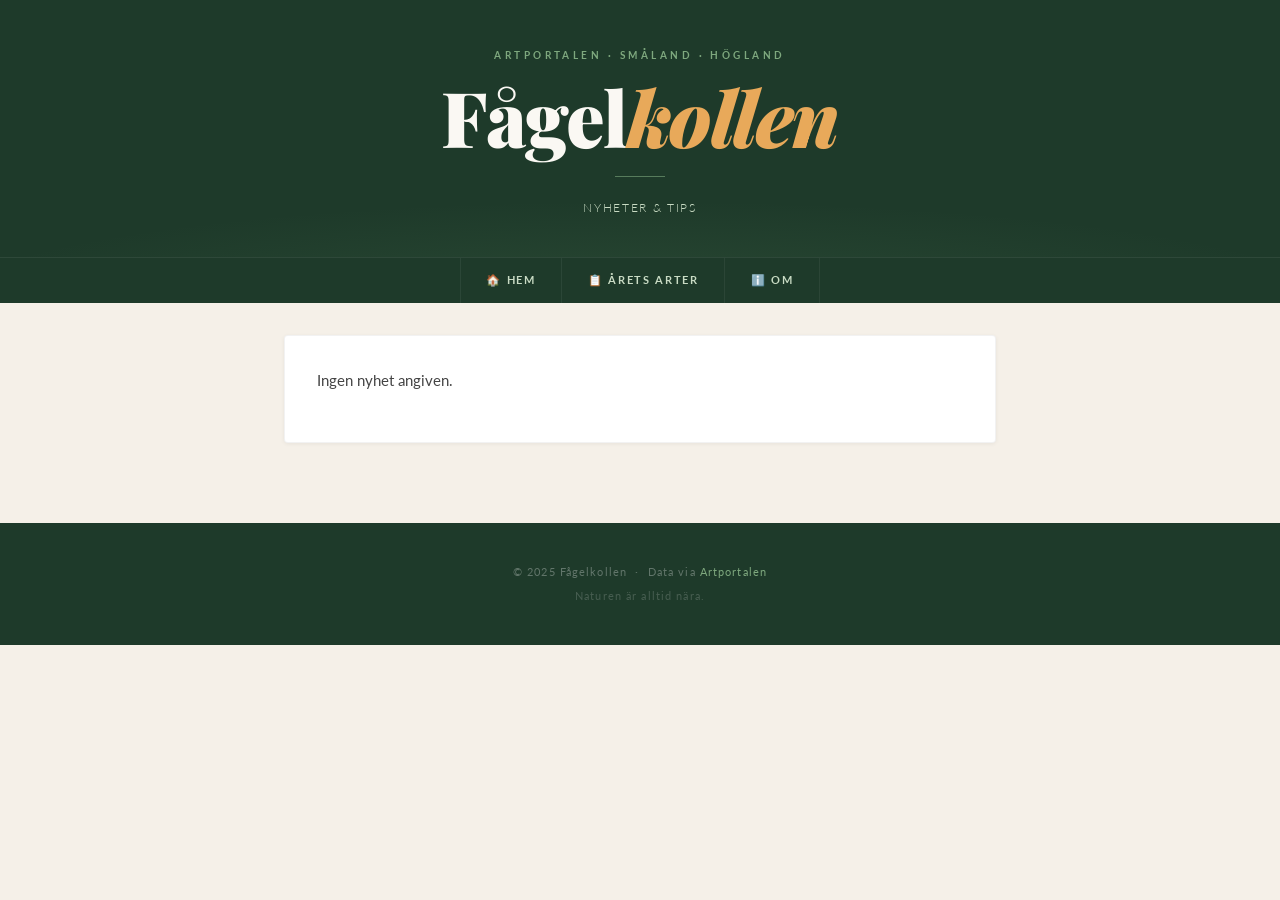
<file: nyhet.html>
<!DOCTYPE html>
<html lang="sv">
<head>
  <meta charset="UTF-8" />
  <meta name="viewport" content="width=device-width, initial-scale=1.0" />
  <title>Nyhet – Fågelkollen</title>
  <link href="https://fonts.googleapis.com/css2?family=Playfair+Display:ital,wght@0,400;0,700;0,900;1,400;1,700&family=Lato:wght@300;400;700&display=swap" rel="stylesheet">
  <link rel="stylesheet" href="styles.css">
</head>
<body>

  <header class="masthead">
    <div class="masthead-eyebrow">Artportalen · Småland · Högland</div>
    <h1>Fågel<em>kollen</em></h1>
    <div class="masthead-rule"></div>
    <div class="masthead-tagline">Nyheter &amp; tips</div>
  </header>

  <nav>
    <a href="index.html">🏠 Hem</a>
    <a href="aretslista.html">📋 Årets arter</a>
    <a href="info.html">ℹ️ Om</a>
  </nav>

  <main>
    <article class="nyhet" id="nyhetsartikel">
      <div class="loading-state">Laddar nyhet…</div>
    </article>
  </main>

  <footer>
    <div>&copy; 2025 Fågelkollen &nbsp;·&nbsp; Data via <a href="https://www.artportalen.se/" target="_blank" rel="noopener">Artportalen</a></div>
    <div class="footer-sub">Naturen är alltid nära.</div>
  </footer>

  <script>
    function getQueryParam(param) {
      return new URLSearchParams(window.location.search).get(param);
    }

    async function hamtaNyhet() {
      const id = getQueryParam("id");
      const artikel = document.getElementById("nyhetsartikel");

      if (!id) {
        artikel.innerHTML = "<p>Ingen nyhet angiven.</p>";
        return;
      }

      try {
        const res     = await fetch("data/nyhet_detalj.json");
        const nyheter = await res.json();
        const nyhet   = nyheter.find(n => n.id == id);

        if (!nyhet) {
          artikel.innerHTML = "<p>Nyheten hittades inte.</p>";
          return;
        }

        document.title = `${nyhet.titel} – Fågelkollen`;
        artikel.innerHTML = `
          <h1>${nyhet.titel}</h1>
          <div class="datum">${nyhet.datum}</div>
          ${nyhet.text}
        `;
      } catch (err) {
        console.error(err);
        artikel.innerHTML = "<p>Kunde inte ladda nyheten.</p>";
      }
    }

    window.addEventListener("DOMContentLoaded", hamtaNyhet);
  </script>
</body>
</html>
</file>
<file: styles.css>
/* ================================================
   Fågelkollen — styles.css
   Delad stilmall för alla sidor
   ================================================ */

/* ─── VARIABLER ─────────────────────────────── */
:root {
  --ink:           #1a1f1a;
  --forest:        #1e3a2a;
  --moss:          #3a6347;
  --sage:          #7ea87e;
  --mist:          #c9dbc4;
  --cream:         #f5f0e8;
  --parchment:     #ede6d6;
  --warm-white:    #faf8f3;
  --accent:        #c17f3b;
  --accent-light:  #e8a95a;

  --radius:        4px;
  --shadow-card:   0 1px 4px rgba(0,0,0,0.06);

  --font-serif:    'Playfair Display', serif;
  --font-sans:     'Lato', sans-serif;
}

/* ─── RESET & BASE ──────────────────────────── */
*, *::before, *::after {
  box-sizing: border-box;
  margin: 0;
  padding: 0;
}

body {
  font-family: var(--font-sans);
  background-color: var(--cream);
  color: var(--ink);
  min-height: 100vh;
  line-height: 1.6;
}

a {
  color: inherit;
}

img {
  display: block;
  max-width: 100%;
}

/* ─── MASTHEAD ──────────────────────────────── */
.masthead {
  background-color: var(--forest);
  color: var(--cream);
  text-align: center;
  padding: 3rem 1.5rem 2.5rem;
  position: relative;
  overflow: hidden;
}

.masthead::before {
  content: '';
  position: absolute;
  inset: 0;
  background-image: radial-gradient(
    ellipse 80% 60% at 50% 120%,
    rgba(122, 180, 122, 0.12) 0%,
    transparent 70%
  );
  pointer-events: none;
}

.masthead-eyebrow {
  font-family: var(--font-sans);
  font-weight: 700;
  font-size: 0.62rem;
  letter-spacing: 0.35em;
  text-transform: uppercase;
  color: var(--sage);
  margin-bottom: 0.9rem;
}

.masthead h1 {
  font-family: var(--font-serif);
  font-size: clamp(2.4rem, 8vw, 4.8rem);
  font-weight: 900;
  line-height: 1;
  letter-spacing: -0.02em;
  color: var(--warm-white);
  position: relative;
}

.masthead h1 em {
  font-style: italic;
  color: var(--accent-light);
}

.masthead-rule {
  width: 50px;
  height: 1px;
  background: var(--sage);
  margin: 1.3rem auto;
  opacity: 0.6;
}

.masthead-tagline {
  font-family: var(--font-sans);
  font-size: 0.75rem;
  letter-spacing: 0.14em;
  color: var(--mist);
  font-weight: 300;
  text-transform: uppercase;
}

/* ─── ENKEL HEADER (för info, nyhet) ────────── */
.page-header {
  background: linear-gradient(135deg, var(--forest) 0%, var(--moss) 100%);
  padding: 2.5rem 1.5rem 2rem;
  text-align: center;
}

.page-header h1 {
  font-family: var(--font-serif);
  font-size: clamp(1.8rem, 5vw, 2.6rem);
  font-weight: 700;
  color: var(--warm-white);
  margin-bottom: 0.4rem;
}

.page-header p {
  font-size: 0.8rem;
  color: var(--mist);
  letter-spacing: 0.08em;
}

/* ─── NAVIGATION ────────────────────────────── */
nav {
  background-color: var(--forest);
  border-top: 1px solid rgba(255, 255, 255, 0.07);
  display: flex;
  justify-content: center;
  flex-wrap: wrap;
}

nav a {
  text-decoration: none;
  color: var(--mist);
  font-family: var(--font-sans);
  font-weight: 700;
  font-size: 0.7rem;
  letter-spacing: 0.15em;
  text-transform: uppercase;
  padding: 0.85rem 1.6rem;
  border-right: 1px solid rgba(255, 255, 255, 0.06);
  transition: color 0.2s, background-color 0.2s;
}

nav a:first-child {
  border-left: 1px solid rgba(255, 255, 255, 0.06);
}

nav a:hover {
  color: var(--warm-white);
  background-color: rgba(255, 255, 255, 0.05);
}

/* ─── ISSUE LINE ────────────────────────────── */
.issue-line {
  background-color: var(--parchment);
  border-bottom: 1px solid rgba(0, 0, 0, 0.08);
  padding: 0.45rem 1.5rem;
  display: flex;
  justify-content: space-between;
  align-items: center;
  font-family: var(--font-sans);
  font-size: 0.65rem;
  letter-spacing: 0.1em;
  color: #aaa;
}

/* ─── FILTER ────────────────────────────────── */
.filter-section {
  background-color: var(--warm-white);
  border-bottom: 1px solid rgba(0, 0, 0, 0.06);
  padding: 0.85rem 1.5rem;
  display: flex;
  justify-content: center;
  align-items: center;
  gap: 0.4rem;
  flex-wrap: wrap;
}

.filter-label {
  font-family: var(--font-sans);
  font-size: 0.62rem;
  letter-spacing: 0.2em;
  text-transform: uppercase;
  color: #bbb;
  font-weight: 700;
  margin-right: 0.3rem;
}

.filter-btn {
  background: transparent;
  border: 1px solid #ccc;
  border-radius: var(--radius);
  padding: 0.3rem 0.8rem;
  font-family: var(--font-sans);
  font-size: 0.68rem;
  font-weight: 700;
  letter-spacing: 0.1em;
  text-transform: uppercase;
  color: #777;
  cursor: pointer;
  transition: border-color 0.2s, color 0.2s, background-color 0.2s;
}

.filter-btn:hover {
  border-color: var(--moss);
  color: var(--moss);
  background: rgba(58, 99, 71, 0.05);
}

.filter-btn.active {
  background-color: var(--forest);
  border-color: var(--forest);
  color: var(--cream);
}

/* ─── MAIN WRAPPER ──────────────────────────── */
main {
  max-width: 760px;
  margin: 0 auto;
  padding: 2rem 1.5rem 5rem;
}

/* ─── SECTION DIVIDER ───────────────────────── */
.section-head {
  display: flex;
  align-items: center;
  gap: 1rem;
  margin: 1.8rem 0 1.2rem;
}

.section-head-line {
  flex: 1;
  height: 1px;
}

.section-head-line--left {
  background: linear-gradient(to right, rgba(0, 0, 0, 0.12), transparent);
}

.section-head-line--right {
  background: linear-gradient(to left, rgba(0, 0, 0, 0.12), transparent);
}

.section-head-text {
  font-family: var(--font-sans);
  font-size: 0.6rem;
  font-weight: 700;
  letter-spacing: 0.25em;
  text-transform: uppercase;
  color: #bbb;
}

/* ─── KIKAREN ───────────────────────────────── */
.kikaren {
  background-color: var(--forest);
  color: var(--cream);
  border-radius: var(--radius);
  padding: 1.4rem;
  margin-bottom: 1rem;
  display: flex;
  gap: 1.1rem;
  align-items: flex-start;
}

.kikaren-icon-wrap {
  width: 42px;
  height: 42px;
  border-radius: 50%;
  background: rgba(255, 255, 255, 0.1);
  display: flex;
  align-items: center;
  justify-content: center;
  font-size: 1.2rem;
  flex-shrink: 0;
}

.kikaren-body { flex: 1; }

.kikaren-badge {
  font-size: 0.58rem;
  font-weight: 700;
  letter-spacing: 0.2em;
  text-transform: uppercase;
  color: var(--accent-light);
  margin-bottom: 0.25rem;
}

.kikaren-title {
  font-family: var(--font-serif);
  font-size: 1.05rem;
  font-weight: 700;
  color: var(--warm-white);
  margin-bottom: 0.55rem;
}

.kikaren-item {
  font-size: 0.8rem;
  color: var(--mist);
  line-height: 1.5;
  margin-bottom: 0.4rem;
}

.kikaren-item a {
  color: var(--accent-light);
  text-decoration: none;
  border-bottom: 1px dotted rgba(232, 169, 90, 0.4);
  transition: border-bottom-style 0.15s;
}

.kikaren-item a:hover {
  border-bottom-style: solid;
}

/* ─── INSTALL HINT ──────────────────────────── */
.install-hint {
  display: flex;
  align-items: center;
  gap: 0.8rem;
  background-color: var(--parchment);
  border: 1px solid rgba(0, 0, 0, 0.08);
  border-radius: var(--radius);
  padding: 0.85rem 1.1rem;
  margin-bottom: 0.5rem;
  text-decoration: none;
  color: #777;
  font-size: 0.78rem;
  letter-spacing: 0.02em;
  transition: background-color 0.2s;
}

.install-hint:hover {
  background-color: #e4dccb;
}

/* ─── OBSERVATIONSKORT ──────────────────────── */
.obs-card {
  background-color: var(--warm-white);
  border: 1px solid rgba(0, 0, 0, 0.07);
  border-radius: var(--radius);
  margin-bottom: 2px;
  display: grid;
  grid-template-columns: 1fr auto;
  overflow: hidden;
  transition: border-color 0.2s, box-shadow 0.2s;
  position: relative;
  animation: fadeUp 0.3s ease both;
}

@keyframes fadeUp {
  from { opacity: 0; transform: translateY(8px); }
  to   { opacity: 1; transform: translateY(0); }
}

.obs-card::before {
  content: '';
  position: absolute;
  top: 0; left: 0; right: 0;
  height: 2px;
  background: linear-gradient(to right, var(--moss), transparent);
  opacity: 0;
  transition: opacity 0.2s;
}

.obs-card:hover {
  border-color: rgba(58, 99, 71, 0.25);
  box-shadow: var(--shadow-card);
  z-index: 1;
}

.obs-card:hover::before {
  opacity: 1;
}

.obs-main {
  padding: 1.1rem 1.3rem;
}

.obs-species {
  font-family: var(--font-serif);
  font-size: 1.2rem;
  font-weight: 700;
  color: var(--ink);
  line-height: 1.2;
  margin-bottom: 0.1rem;
}

.obs-scientific {
  font-family: var(--font-serif);
  font-style: italic;
  font-size: 0.78rem;
  color: #aaa;
  margin-bottom: 0.7rem;
}

.obs-meta {
  display: flex;
  flex-wrap: wrap;
  gap: 0.3rem 0.9rem;
  align-items: center;
  margin-bottom: 0.3rem;
}

.obs-meta-item {
  font-size: 0.76rem;
  color: #666;
  display: flex;
  align-items: center;
  gap: 0.25rem;
}

.obs-location-link {
  color: #666;
  text-decoration: none;
  transition: color 0.2s;
}

.obs-location-link:hover {
  color: var(--moss);
}

.obs-kommune-pill {
  display: inline-block;
  font-size: 0.6rem;
  font-weight: 700;
  letter-spacing: 0.12em;
  text-transform: uppercase;
  color: var(--moss);
  background-color: rgba(58, 99, 71, 0.1);
  padding: 0.13rem 0.5rem;
  border-radius: 2px;
}

.obs-count-pill {
  display: inline-block;
  font-size: 0.62rem;
  font-weight: 700;
  color: var(--accent);
  background-color: rgba(193, 127, 59, 0.1);
  padding: 0.13rem 0.5rem;
  border-radius: 2px;
  letter-spacing: 0.04em;
}

.obs-sound-btn {
  display: inline-flex;
  align-items: center;
  gap: 0.3rem;
  margin-top: 0.75rem;
  background: none;
  border: 1px solid var(--sage);
  border-radius: 2px;
  padding: 0.22rem 0.65rem;
  font-family: var(--font-sans);
  font-size: 0.68rem;
  font-weight: 700;
  letter-spacing: 0.1em;
  text-transform: uppercase;
  color: var(--moss);
  cursor: pointer;
  transition: background-color 0.2s, color 0.2s, border-color 0.2s;
}

.obs-sound-btn:hover {
  background-color: var(--moss);
  color: var(--cream);
  border-color: var(--moss);
}

.obs-sound-btn.playing {
  background-color: var(--forest);
  border-color: var(--forest);
  color: var(--cream);
}

/* ─── KORTBILD ──────────────────────────────── */
.obs-image-pane {
  width: 96px;
  min-height: 96px;
  overflow: hidden;
  flex-shrink: 0;
  background-color: var(--parchment);
}

.obs-image-pane a {
  display: block;
  width: 100%;
  height: 100%;
}

.obs-image-pane img {
  width: 100%;
  height: 100%;
  object-fit: cover;
  transition: transform 0.3s ease;
}

.obs-card:hover .obs-image-pane img {
  transform: scale(1.06);
}

.obs-no-image {
  width: 96px;
  min-height: 96px;
  background-color: var(--parchment);
  display: flex;
  align-items: center;
  justify-content: center;
  color: #ccc;
  font-size: 1.6rem;
}

/* ─── LOADING ────────────────────────────────── */
.loading-state {
  text-align: center;
  padding: 4rem 1rem;
  color: #bbb;
  font-family: var(--font-serif);
  font-style: italic;
  font-size: 1rem;
}

/* ─── INFO-SIDA ─────────────────────────────── */
.content-card {
  background-color: #fff;
  padding: 2rem;
  border-radius: var(--radius);
  box-shadow: var(--shadow-card);
  border: 1px solid rgba(0, 0, 0, 0.05);
}

.content-card h2 {
  font-family: var(--font-serif);
  font-size: 1.4rem;
  margin-bottom: 1rem;
  color: var(--forest);
}

.content-card p {
  font-size: 0.95rem;
  line-height: 1.7;
  margin-bottom: 1rem;
  color: #444;
}

.content-card a {
  color: var(--moss);
  text-decoration: underline;
  text-decoration-color: rgba(58, 99, 71, 0.3);
}

.content-card a:hover {
  text-decoration-color: var(--moss);
}

.back-btn {
  display: inline-block;
  margin-top: 1.5rem;
  padding: 0.6rem 1.2rem;
  background-color: var(--forest);
  color: var(--cream);
  border-radius: var(--radius);
  text-decoration: none;
  font-family: var(--font-sans);
  font-size: 0.78rem;
  font-weight: 700;
  letter-spacing: 0.08em;
  transition: background-color 0.2s;
}

.back-btn:hover {
  background-color: var(--moss);
  color: var(--cream);
}

/* ─── NYHETSARTIKEL ─────────────────────────── */
article.nyhet {
  background-color: #fff;
  padding: 2rem;
  border-radius: var(--radius);
  box-shadow: var(--shadow-card);
  border: 1px solid rgba(0, 0, 0, 0.05);
}

article.nyhet h1 {
  font-family: var(--font-serif);
  font-size: clamp(1.4rem, 4vw, 1.9rem);
  font-weight: 700;
  margin-bottom: 0.4rem;
  color: var(--forest);
}

article.nyhet .datum {
  font-size: 0.78rem;
  color: #aaa;
  margin-bottom: 1.2rem;
  letter-spacing: 0.05em;
}

article.nyhet p {
  font-size: 0.95rem;
  line-height: 1.7;
  color: #444;
  margin-bottom: 1rem;
}

/* ─── FOOTER ────────────────────────────────── */
footer {
  background-color: var(--forest);
  color: rgba(255, 255, 255, 0.3);
  text-align: center;
  padding: 2.5rem 1rem;
  font-family: var(--font-sans);
  font-size: 0.7rem;
  letter-spacing: 0.1em;
}

footer a {
  color: var(--sage);
  text-decoration: none;
  transition: color 0.2s;
}

footer a:hover {
  color: var(--mist);
}

footer .footer-sub {
  margin-top: 0.4rem;
  opacity: 0.6;
}

/* ─── RESPONSIVITET ─────────────────────────── */

/* Tablet */
@media (max-width: 680px) {
  main {
    padding: 1.5rem 1rem 4rem;
  }

  .obs-image-pane,
  .obs-no-image {
    width: 80px;
  }

  .obs-species {
    font-size: 1.05rem;
  }

  .kikaren {
    flex-direction: column;
    gap: 0.8rem;
  }

  .kikaren-icon-wrap {
    width: 36px;
    height: 36px;
    font-size: 1rem;
  }
}

/* Mobil */
@media (max-width: 480px) {
  .masthead {
    padding: 2rem 1rem 1.8rem;
  }

  nav a {
    padding: 0.7rem 1rem;
    font-size: 0.65rem;
    letter-spacing: 0.1em;
  }

  .issue-line {
    display: none;
  }

  .filter-section {
    padding: 0.75rem 0.8rem;
    gap: 0.35rem;
  }

  .filter-btn {
    font-size: 0.62rem;
    padding: 0.28rem 0.65rem;
  }

  .obs-main {
    padding: 0.9rem 1rem;
  }

  .obs-image-pane,
  .obs-no-image {
    width: 70px;
  }

  .obs-species {
    font-size: 1rem;
  }

  .content-card,
  article.nyhet {
    padding: 1.4rem;
  }
}
</file>
